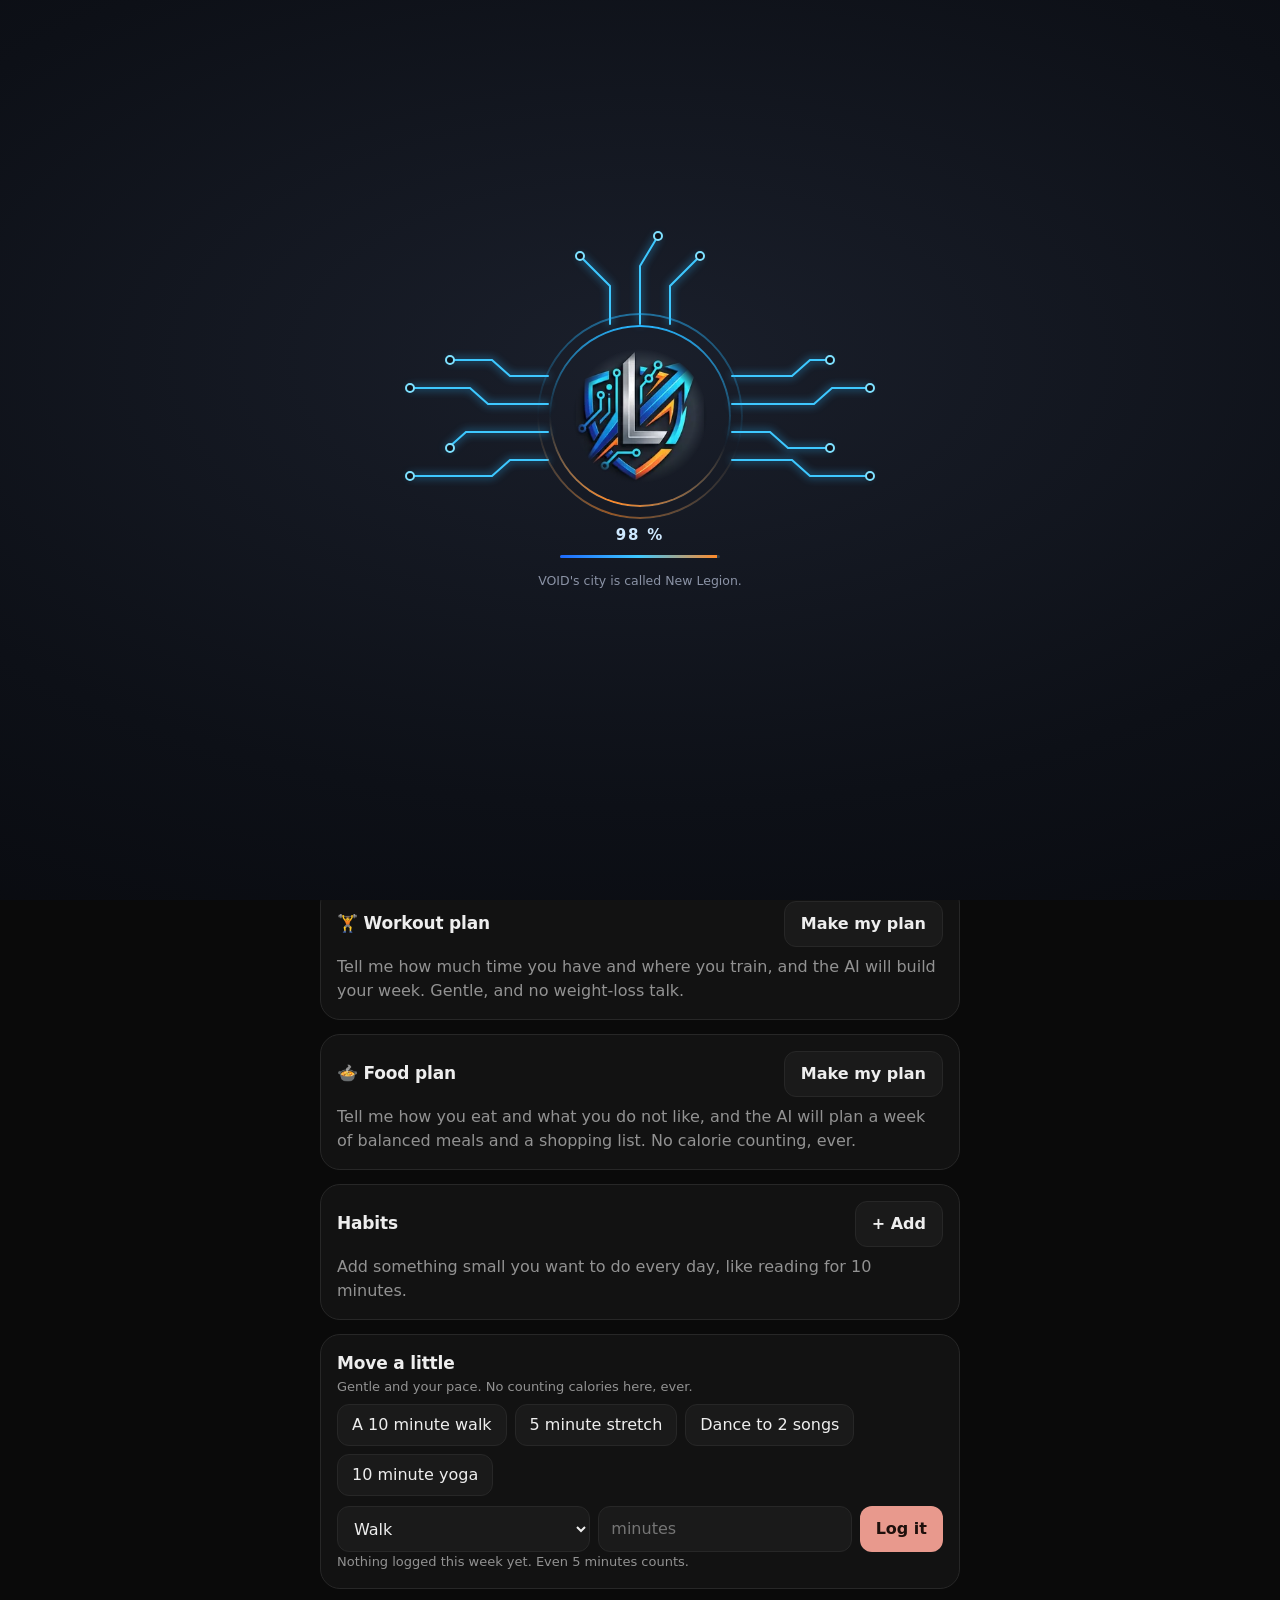
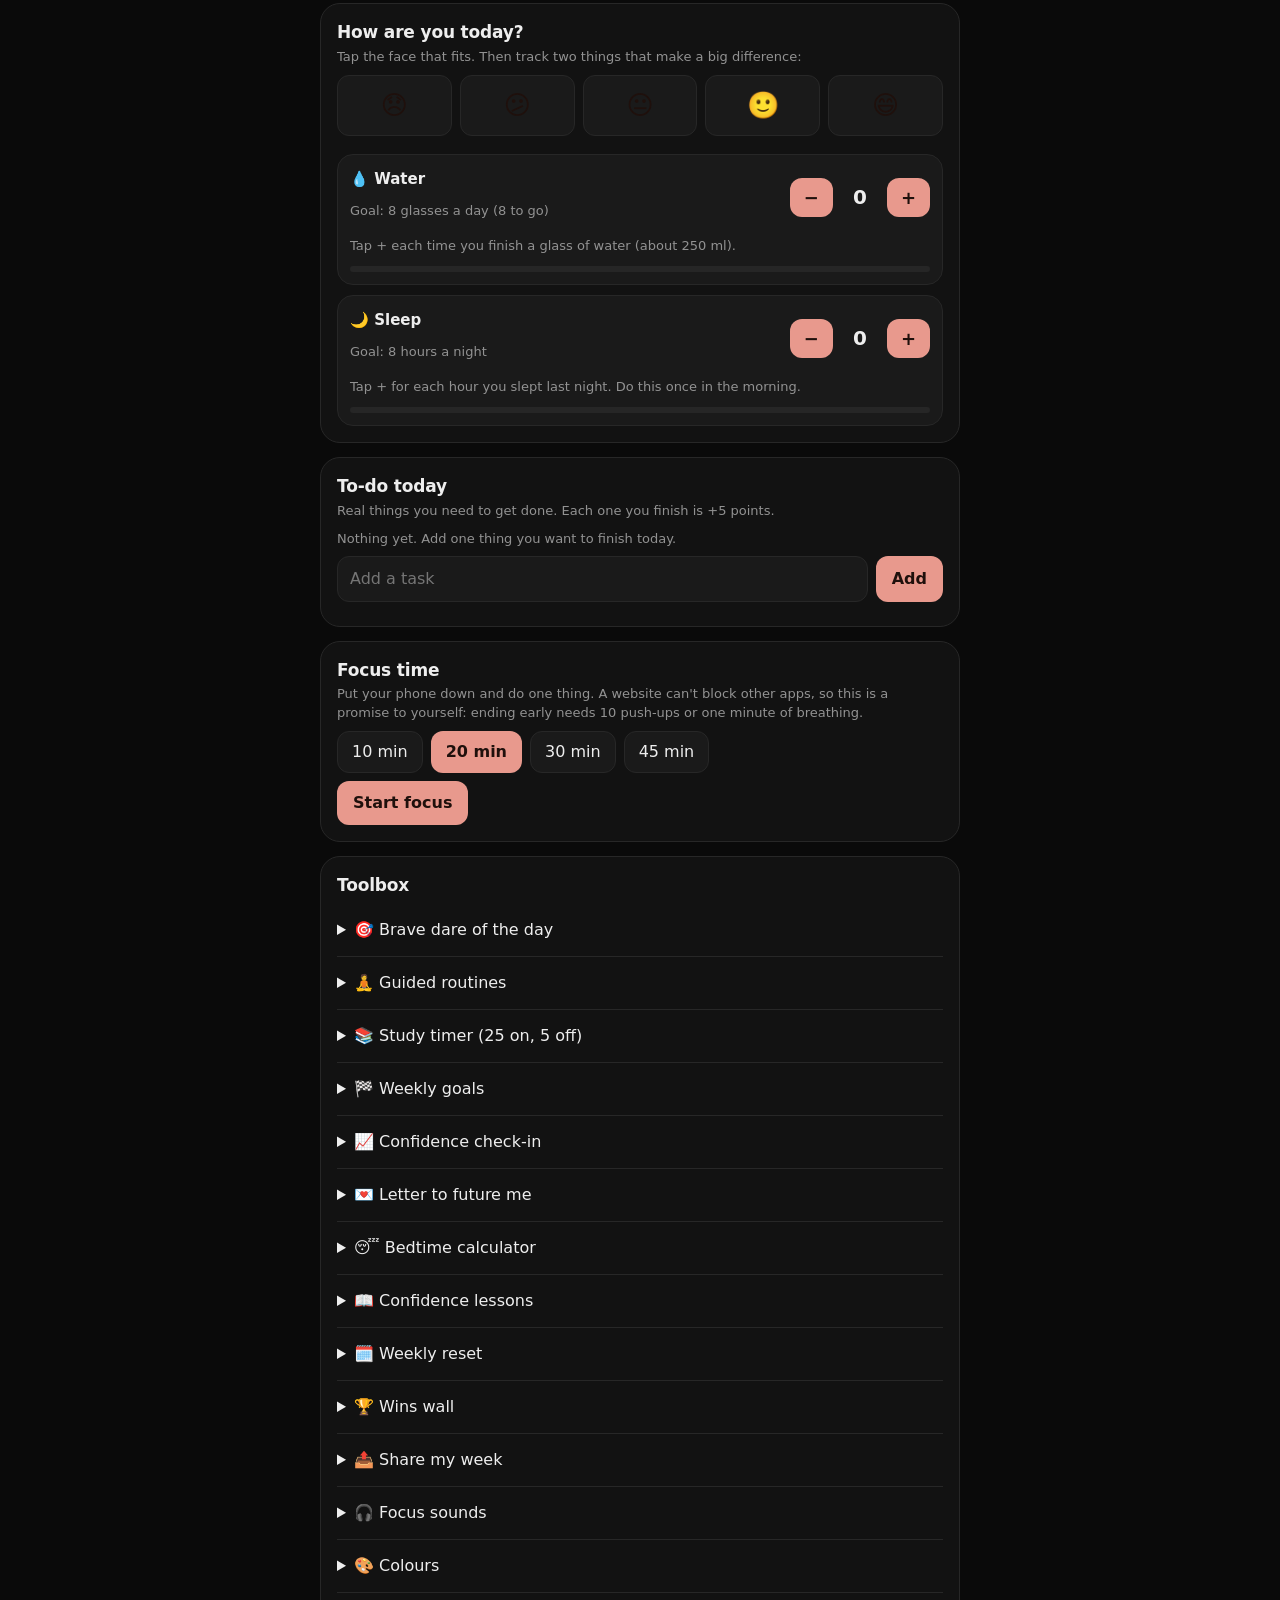
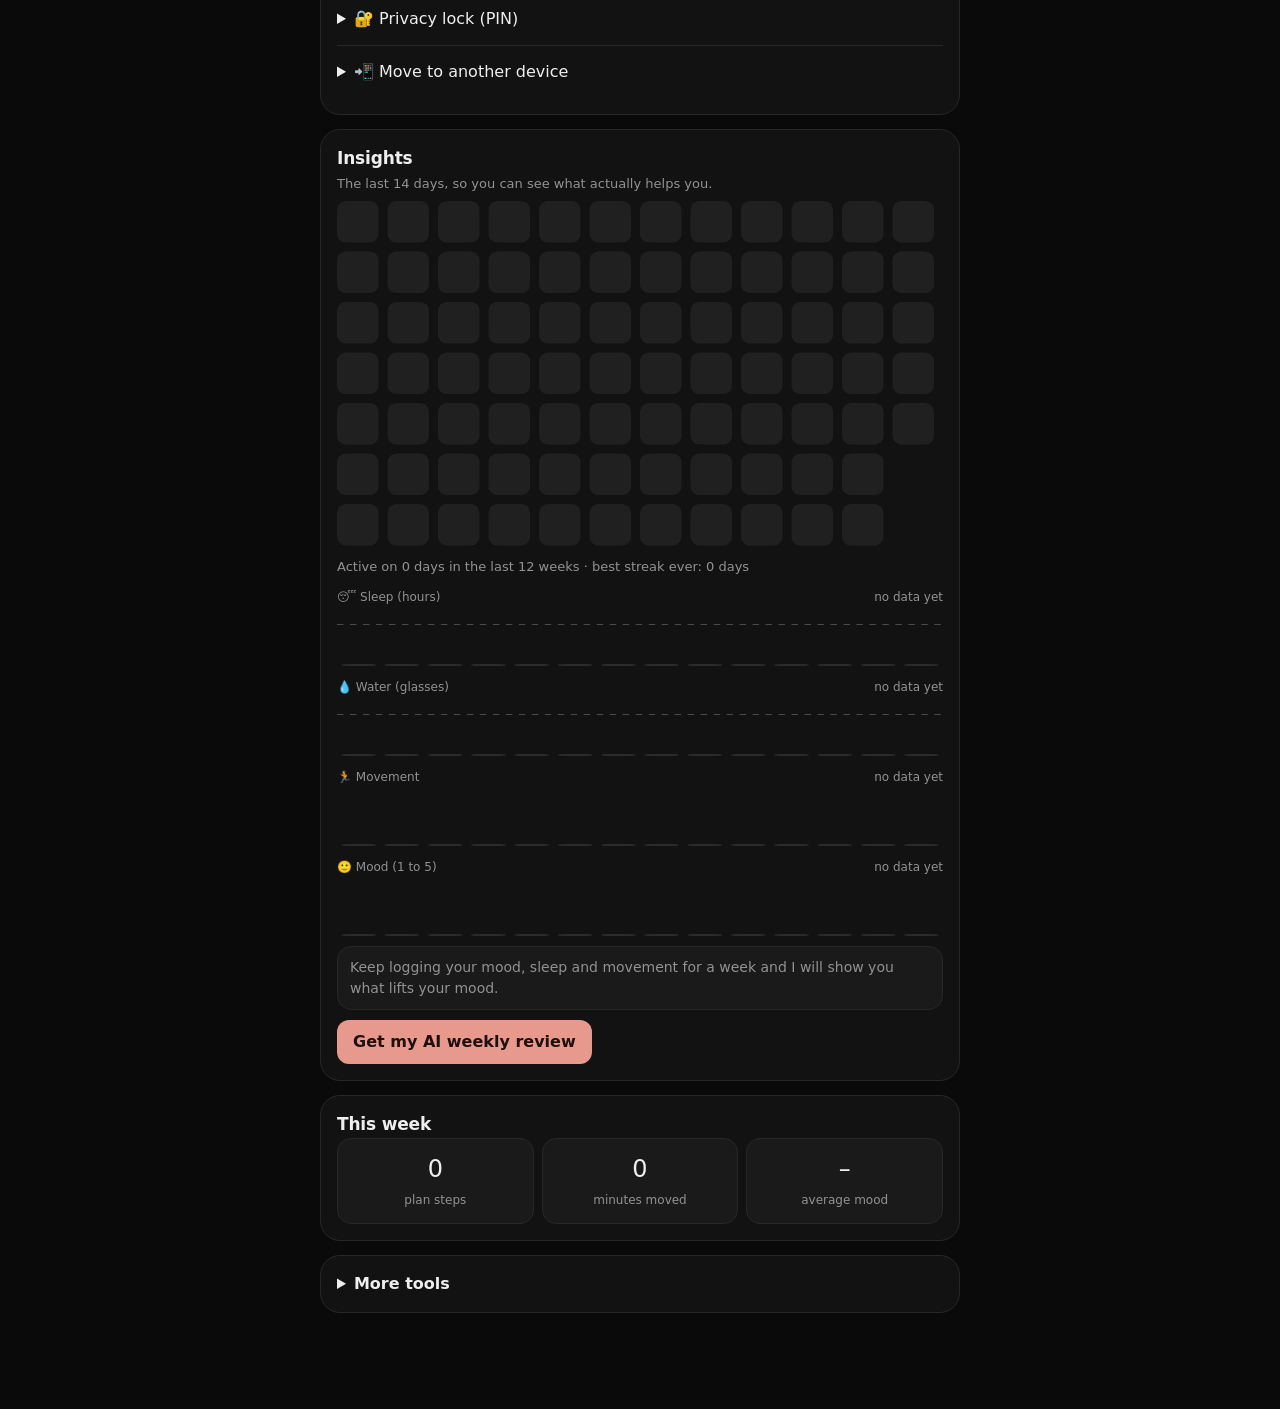
<file: templates/index.html>
<!doctype html>
<html lang="en">
<head>
<meta charset="utf-8">
<meta name="viewport" content="width=device-width, initial-scale=1, viewport-fit=cover">
<meta name="theme-color" content="#0a0a0a">
<link rel="manifest" href="/manifest.webmanifest">
<title>Womanten</title>
<meta name="description" content="A confidence and habits coach: a weekly plan, habits, gentle movement, a focus timer, an AI coach and challenges with friends. Private, and never about your looks.">
<link rel="icon" href="data:image/svg+xml,%3Csvg xmlns='http://www.w3.org/2000/svg' viewBox='0 0 64 64'%3E%3Crect width='64' height='64' rx='18' fill='%23141414'/%3E%3Ccircle cx='32' cy='32' r='14' fill='none' stroke='%23e8998d' stroke-width='5'/%3E%3C/svg%3E">
<link rel="stylesheet" href="/static/app.css">
</head>
<body>
<div id="pinGate" class="pingate" hidden><div class="panel">
  <h2>&#128274; Womanten is locked</h2>
  <p class="muted tiny" id="pinMsg">Enter your PIN to open.</p>
  <input id="pinIn" type="password" inputmode="numeric" maxlength="6" autocomplete="off" placeholder="PIN">
  <button id="pinGo">Unlock</button>
  <button class="ghost" id="pinForgot">I forgot my PIN</button>
</div></div>
<header class="top">
  <div class="brand"><i>&#9679;</i> Womanten</div>
  <div class="chips"><span class="chip" id="streak" title="Days in a row">&#128293; 0</span><span class="chip" id="points" title="Points">&#11088; 0</span></div>
</header>

<main id="app" class="wrap">
  <section id="tab-today" class="tab on">
    <div class="hello"><h1 id="hello">Hello</h1><p id="sub" class="muted">Small steps, every day.</p><p id="affirm" class="affirm"></p><p id="memory" class="muted tiny"></p><button class="ghost" id="overBtn" style="margin-top:6px">&#129731; Feeling overwhelmed?</button></div>
    <div id="saver" class="saver" hidden></div>
    <div class="bar"><div id="barfill"></div></div>
    <p class="muted tiny" id="barlabel"></p>


    <div class="card" id="levelCard">
      <div class="row"><h2 id="lvTitle">Level 1</h2><span class="muted tiny" id="lvNext"></span></div>
      <div class="bar"><div id="lvFill"></div></div>
      <div class="badges" id="badges"></div>
    </div>

    <div class="card lockbox" id="lockCard">
      <h2>&#128274; Lock your scrolling apps</h2>
      <p class="hint" id="lockSub">TikTok, Instagram and YouTube stay locked until you do a push-up on camera. Each push-up earns you 10 scrolls.</p>
      <div id="lockWeb">
        <ol class="steps"><li>Install the Womanten Android app.</li><li>Choose which apps to lock.</li><li>Open one and it asks for a push-up first.</li></ol>
        <a class="btnlink" href="/download">Get the Android app</a>
        <a class="btnlink" style="background:var(--card2);color:var(--ink);border:1px solid var(--line);margin-left:6px" href="/reps">&#128247; Exercise with your camera</a>
      </div>
      <div id="lockApp" hidden>
        <div class="big" id="lockScrolls">0 scrolls left</div>
        <div class="pills"><button id="lockOpen">Set up and manage locks</button><button class="ghost" id="lockPush">Do push-ups now</button></div>
      </div>
    </div>

    <div class="card" id="planCard">
      <div class="row"><h2>Today's plan</h2><button class="ghost" id="buildWeek">Build my week</button></div>
      <div id="slots"></div>
      <details id="weekAll"><summary>See the whole week</summary><div id="weekList"></div></details>
    </div>

    <div class="card" id="workoutCard">
      <div class="row"><h2>&#127947;&#65039; Workout plan</h2><button class="ghost" id="woMake">Make my plan</button></div>
      <div id="woBody"></div>
    </div>

    <div class="card" id="foodCard">
      <div class="row"><h2>&#127858; Food plan</h2><button class="ghost" id="fdMake">Make my plan</button></div>
      <div id="fdBody"></div>
    </div>

    <div class="card">
      <div class="row"><h2>Habits</h2><button class="ghost" id="addHabit">+ Add</button></div>
      <div id="habits"></div>
    </div>

    <div class="card">
      <h2>Move a little</h2>
      <p class="muted tiny">Gentle and your pace. No counting calories here, ever.</p>
      <div class="pills" id="quick"></div>
      <div class="row2"><select id="wtype"><option>Walk</option><option>Stretch</option><option>Dance</option><option>Run</option><option>Workout</option><option>Sport</option><option>Yoga</option></select>
        <input id="wmin" type="number" min="1" max="300" placeholder="minutes" inputmode="numeric"><button id="wlog">Log it</button></div>
      <p class="muted tiny" id="wsum"></p>
    </div>

    <div class="card">
      <h2>How are you today?</h2>
      <p class="hint">Tap the face that fits. Then track two things that make a big difference:</p>
      <div class="moods" id="moods"></div>
      <div class="pills" id="moodTags"></div>
      <div class="meter">
        <div class="m"><div class="mt"><div><b class="t">&#128167; Water</b><div class="goal" id="waterGoal">Goal: 8 glasses a day</div></div><div class="ctl"><button id="wMinus" aria-label="One less glass">&minus;</button><output id="water">0</output><button id="wPlus" aria-label="One more glass">+</button></div></div><p class="hint" style="margin:8px 0 0">Tap + each time you finish a glass of water (about 250 ml).</p><div class="mbar"><i id="waterBar"></i></div></div>
        <div class="m"><div class="mt"><div><b class="t">&#127769; Sleep</b><div class="goal" id="sleepGoal">Goal: 8 hours a night</div></div><div class="ctl"><button id="sMinus" aria-label="One less hour">&minus;</button><output id="sleep">0</output><button id="sPlus" aria-label="One more hour">+</button></div></div><p class="hint" style="margin:8px 0 0">Tap + for each hour you slept last night. Do this once in the morning.</p><div class="mbar"><i id="sleepBar"></i></div></div>
      </div>
    </div>

    <div class="card">
      <h2>To-do today</h2>
      <p class="hint">Real things you need to get done. Each one you finish is +5 points.</p>
      <div id="todos"></div>
      <form class="send" id="todoForm"><input id="todoIn" maxlength="80" placeholder="Add a task" autocomplete="off"><button>Add</button></form>
    </div>

    <div class="card" id="focusCard">
      <h2>Focus time</h2>
      <p class="muted tiny" id="focusNote">Put your phone down and do one thing. A website can't block other apps, so this is a promise to yourself: ending early needs 10 push-ups or one minute of breathing.</p>
      <div id="focusIdle"><div class="pills" id="fdur"></div><button id="fstart">Start focus</button></div>
      <div id="focusRun" hidden><div class="clock" id="fclock">10:00</div><button class="ghost" id="fend">End early</button></div>
      <div id="focusGate" hidden>
        <p>Pick how to leave early:</p>
        <div class="pills"><button id="gPush">10 push-ups</button><button id="gBreath">Breathe for a minute</button><button class="ghost" id="gStay">Keep going</button></div>
        <div id="gArea" class="gate"></div>
      </div>
    </div>

    <div class="card tools">
      <h2>Toolbox</h2>
      <details id="tDare"><summary>🎯 Brave dare of the day</summary><div id="dareBody"></div></details>
      <details id="tRoutine"><summary>🧘 Guided routines</summary><div id="routBody"></div></details>
      <details id="tStudy"><summary>📚 Study timer (25 on, 5 off)</summary><div id="studyBody"></div></details>
      <details id="tGoals"><summary>🏁 Weekly goals</summary><div id="goalBody"></div></details>
      <details id="tConf"><summary>📈 Confidence check-in</summary><div id="confBody"></div></details>
      <details id="tCap"><summary>💌 Letter to future me</summary><div id="capBody"></div></details>
      <details id="tSleep"><summary>😴 Bedtime calculator</summary><div id="bedBody"></div></details>
      <details id="tLessons"><summary>📖 Confidence lessons</summary><div id="lessonBody"></div></details>
      <details id="tReset"><summary>🗓️ Weekly reset</summary><div id="resetBody"></div></details>
      <details id="tWins"><summary>🏆 Wins wall</summary><div id="winBody"></div></details>
      <details id="tShare"><summary>📤 Share my week</summary><div id="shareBody"></div></details>
      <details id="tSound"><summary>🎧 Focus sounds</summary><div id="soundBody"></div></details>
      <details id="tLook"><summary>🎨 Colours</summary><div id="lookBody"></div></details>
      <details id="tPin"><summary>🔐 Privacy lock (PIN)</summary><div id="pinBody"></div></details>
      <details id="tMove"><summary>📲 Move to another device</summary><div id="moveBody"></div></details>
    </div>

    <div class="card" id="insightCard">
      <h2>Insights</h2>
      <p class="hint">The last 14 days, so you can see what actually helps you.</p>
      <div id="heat"></div>
      <div id="charts"></div>
      <div id="patterns"></div>
      <div class="row2"><button id="revGo">Get my AI weekly review</button></div>
      <div id="revOut"></div>
    </div>

    <div class="card"><h2>This week</h2><div id="review"></div></div>

    <div class="card more"><details id="moreBox"><summary>More tools</summary>
      <h2 style="margin-top:14px">Journal</h2>
      <p class="hint" id="jPrompt"></p>
      <textarea id="jText" maxlength="600" placeholder="Write a few lines. Only you can see this."></textarea>
      <div class="row2"><button id="jSave">Save entry</button></div>
      <div id="jList"></div>

      <h2 style="margin-top:22px">Cycle tracker</h2>
      <p class="hint">Private, and only on this device. These are estimates, not medical advice. If something worries you, talk to a doctor or a trusted adult.</p>
      <div id="cycBody"></div>
      <div class="pills"><button id="cycStart">My period started today</button><button class="ghost" id="cycUndo">Undo last</button></div>

      <h2 style="margin-top:22px">Breathe</h2>
      <p class="hint">Four slow breaths to calm down. In for 4, hold 4, out for 4, hold 4.</p>
      <div class="row2" style="justify-content:center"><select id="bPat" style="max-width:260px"><option value="box">Box breathing (4-4-4-4)</option><option value="478">Relax (4-7-8)</option><option value="calm">Calm (5 in, 5 out)</option></select></div>
      <div class="breathe"><div class="circle" id="circle"></div><div id="bLabel" class="muted">Ready when you are</div><div class="pills" style="justify-content:center"><button id="bGo">Start breathing</button></div></div>

      <h2 style="margin-top:22px">Back up your data</h2>
      <p class="hint">Your plan, habits and journal live only on this device. Save a copy so you never lose them.</p>
      <div class="pills"><button class="ghost" id="bkSave">Save a backup</button><button class="ghost" id="bkLoad">Restore a backup</button><button class="ghost" id="bkReset">Erase everything</button></div>
      <input type="file" id="bkFile" accept="application/json" hidden>
    </details></div>

  </section>

  <section id="tab-coach" class="tab">
    <div class="card chatcard">
      <div class="row"><h2>Your coach</h2><span class="muted tiny" id="aiTag"></span></div>
      <div id="chat" class="chat"></div>
      <div class="pills" id="starters"></div>
      <form id="chatForm" class="send"><input id="chatIn" maxlength="500" placeholder="Tell your coach what is on your mind" autocomplete="off"><button>Send</button></form>
      <p class="muted tiny">Your coach is an AI. It never judges looks or gives diet advice. If you ever feel unsafe, tell a trusted adult or your local emergency number.</p>
    </div>

    <div class="card">
      <h2>Practice a conversation</h2>
      <p class="hint">Rehearse something that feels scary with a friendly AI partner. It gives you a tip after each thing you say.</p>
      <div class="row2"><select id="prScene"><option value="hangout">Ask a friend to hang out</option><option value="class">Speak up in class</option><option value="cafe">Order at a cafe</option><option value="say-no">Say no politely</option><option value="new">Meet someone new</option><option value="help">Ask a teacher for help</option></select><button id="prStart">Start</button></div>
      <div id="prChat" class="chat" style="min-height:0"></div>
      <form class="send" id="prForm" hidden><input id="prIn" maxlength="300" placeholder="What do you say?" autocomplete="off"><button>Say it</button></form>
    </div>

    <div class="card">
      <h2>Reframe a harsh thought</h2>
      <p class="hint">Write the mean thing your mind said. I will help you see it more kindly and more truthfully.</p>
      <textarea id="rfIn" maxlength="300" placeholder="For example: I always mess everything up"></textarea>
      <div class="row2"><button id="rfGo">Help me reframe it</button></div>
      <div id="rfOut"></div>
    </div>

    <div class="card support">
      <h2>Need support right now?</h2>
      <p class="hint">If you are in danger or thinking about hurting yourself, call your local emergency number now and tell a trusted adult today. You can find a free helpline for your country at <b>findahelpline.com</b>. You do not have to carry hard things alone.</p>
    </div>

    <div class="card">
      <div class="row"><h2>Challenges with friends</h2></div>
      <div class="row2"><input id="chTitle" maxlength="60" placeholder="e.g. 10 minutes of walking"><select id="chDays"><option value="7">7 days</option><option value="14">14 days</option><option value="21">21 days</option><option value="30">30 days</option></select><button id="chMake">Start</button></div>
      <div class="row2"><input id="chCode" maxlength="6" placeholder="Friend's code" style="text-transform:uppercase"><button class="ghost" id="chJoin">Join</button></div>
      <div id="challenges"></div>
    </div>
  </section>
</main>

<nav class="tabs"><button class="on" data-tab="today"><i>&#127775;</i>Today</button><button data-tab="coach"><i>&#128172;</i>Coach</button></nav>

<div id="sheet" class="sheet" hidden><div class="panel">
  <h2>Welcome to Womanten</h2>
  <p class="muted">Everything you add stays on this device. Nobody sees it unless you join a challenge.</p>
  <label>What should I call you?</label><input id="obName" maxlength="24" placeholder="Your name" autocomplete="off">
  <label>What do you want to work on?</label>
  <div class="pills" id="obFocus"></div>
  <button id="obGo">Let's go</button>
</div></div>

<div id="pform" class="sheet" hidden><div class="panel" id="pformBox"></div></div>
<div id="toast" class="toast" hidden></div>
<script>window.WM = { ai: {{ 'true' if ai else 'false' }} };</script>
<script src="/static/app.js"></script>
<script>if ("serviceWorker" in navigator) navigator.serviceWorker.register("/sw.js").catch(function () {});</script>
<script src="/static/hub.js" data-app="womanten" defer></script>
</body>
</html>
</file>
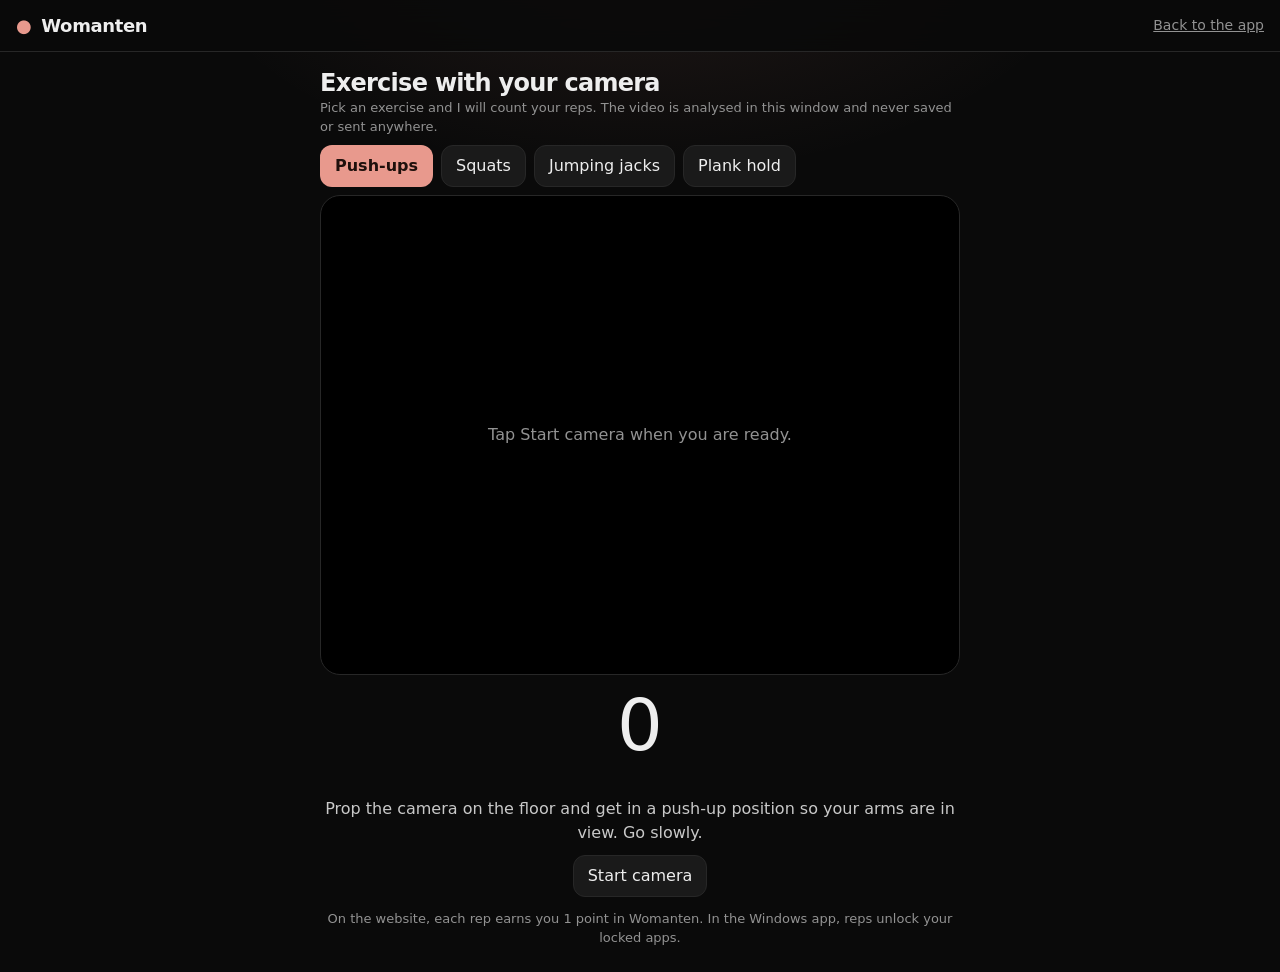
<file: templates/reps.html>
<!doctype html>
<html lang="en">
<head>
<meta charset="utf-8">
<meta name="viewport" content="width=device-width, initial-scale=1">
<meta name="theme-color" content="#0a0a0a">
<title>Exercise with your camera · Womanten</title>
<link rel="icon" href="/static/icon.svg">
<link rel="stylesheet" href="/static/app.css">
<style>
  body { padding-bottom: 24px; }
  .stage { position: relative; border-radius: 20px; overflow: hidden; background: #000; border: 1px solid var(--line); aspect-ratio: 4 / 3; }
  .stage video, .stage canvas { position: absolute; inset: 0; width: 100%; height: 100%; object-fit: cover; transform: scaleX(-1); }
  .stage .ph { position: absolute; inset: 0; display: grid; place-items: center; padding: 20px; text-align: center; color: var(--muted); }
  .count { font-size: 72px; font-weight: 300; text-align: center; line-height: 1; margin: 14px 0 4px; font-variant-numeric: tabular-nums; }
  .reward { text-align: center; color: var(--rose); min-height: 22px; }
  .status { text-align: center; color: #c9c9c9; margin: 10px 0; min-height: 48px; }
  a.back { display: inline-block; margin: 14px 0 0; color: var(--muted); font-size: 14px; }
</style>
</head>
<body>
<header class="top"><div class="brand"><i>&#9679;</i> Womanten</div><a class="back" href="/app" style="margin:0" id="back">Back to the app</a></header>
<main class="wrap">
  <h1 style="font-size:24px">Exercise with your camera</h1>
  <p class="muted tiny" id="intro">Pick an exercise and I will count your reps. The video is analysed in this window and never saved or sent anywhere.</p>
  <div class="pills" id="picker"></div>
  <div class="stage"><video id="vid" playsinline muted></video><canvas id="cv"></canvas><div class="ph" id="ph">Tap Start camera when you are ready.</div></div>
  <div class="count" id="count">0</div>
  <div class="reward" id="reward"></div>
  <div class="status" id="status"></div>
  <div class="pills" style="justify-content:center"><button id="go">Start camera</button><button class="ghost" id="stop" hidden>Stop</button></div>
  <p class="muted tiny" style="text-align:center;margin-top:12px" id="note"></p>
</main>
<script src="/static/counters.js"></script>
<script type="module" src="/static/reps.js"></script>
</body>
</html>
</file>
<file: static/app.css>
:root { --bg: #0a0a0a; --card: #121212; --card2: #1a1a1a; --line: #272727; --ink: #eeeeee; --muted: #929292; --rose: #e8998d; --rose2: #6e3b34; --ok: #7fd9a6; color-scheme: dark; }
* { box-sizing: border-box; margin: 0; padding: 0; }
html { background: var(--bg); }
body { font: 16px/1.5 Inter, system-ui, -apple-system, "Segoe UI", Roboto, sans-serif; color: var(--ink); background: radial-gradient(700px 360px at 50% -6%, rgba(232,153,141,.10), transparent 65%), var(--bg); -webkit-font-smoothing: antialiased; padding-bottom: 96px; }
.top { position: sticky; top: 0; z-index: 20; display: flex; align-items: center; justify-content: space-between; padding: 12px 16px; background: rgba(10,10,10,.88); backdrop-filter: blur(14px); border-bottom: 1px solid var(--line); }
.brand { font-weight: 700; letter-spacing: -.02em; font-size: 18px; } .brand i { color: var(--rose); font-style: normal; margin-right: 4px; }
.chips { display: flex; gap: 8px; } .chip { padding: 5px 12px; border-radius: 99px; background: var(--card2); border: 1px solid var(--line); font-size: 14px; }
.wrap { width: min(640px, 100% - 28px); margin: 0 auto; padding-top: 18px; }
.tab { display: none; } .tab.on { display: block; }
h1 { font-size: 28px; letter-spacing: -.03em; line-height: 1.15; } h2 { font-size: 17px; letter-spacing: -.01em; }
.muted { color: var(--muted); } .tiny { font-size: 13px; }
.hello { margin-bottom: 12px; }
.bar { height: 8px; border-radius: 99px; background: var(--card2); overflow: hidden; margin-top: 6px; } #barfill { height: 100%; width: 0; background: linear-gradient(90deg, var(--rose2), var(--rose)); border-radius: 99px; transition: width .5s ease; }
.card { background: var(--card); border: 1px solid var(--line); border-radius: 20px; padding: 16px; margin-top: 14px; }
.row { display: flex; align-items: center; justify-content: space-between; gap: 10px; margin-bottom: 8px; }
.row2 { display: flex; gap: 8px; margin-top: 10px; flex-wrap: wrap; } .row2 > input, .row2 > select { flex: 1 1 120px; }
button { font: inherit; font-weight: 600; cursor: pointer; padding: 10px 16px; border-radius: 12px; border: 0; background: var(--rose); color: #1f100c; transition: filter .15s, transform .1s; }
button:hover { filter: brightness(1.08); } button:active { transform: scale(.98); }
button.ghost { background: var(--card2); color: var(--ink); border: 1px solid var(--line); }
input, select { font: inherit; padding: 10px 12px; border-radius: 12px; border: 1px solid var(--line); background: var(--card2); color: var(--ink); min-width: 0; }
input:focus-visible, select:focus-visible, button:focus-visible { outline: 2px solid var(--rose); outline-offset: 2px; }
.pills { display: flex; flex-wrap: wrap; gap: 8px; margin: 8px 0; }
.pills button { background: var(--card2); color: var(--ink); border: 1px solid var(--line); padding: 8px 14px; font-weight: 500; } .pills button.on { background: var(--rose); color: #1f100c; border-color: transparent; font-weight: 700; }
.slot { display: flex; gap: 12px; align-items: flex-start; padding: 12px 0; border-top: 1px solid var(--line); } .slot:first-child { border-top: 0; }
.slot .when { flex: none; width: 74px; font-size: 12px; letter-spacing: .1em; text-transform: uppercase; color: var(--muted); padding-top: 3px; }
.slot .what { flex: 1; } .slot.done .what { color: var(--muted); text-decoration: line-through; }
.tick { flex: none; width: 28px; height: 28px; border-radius: 50%; border: 2px solid #3d3d3d; background: transparent; padding: 0; color: transparent; font-size: 15px; display: grid; place-items: center; } .tick.on { background: var(--ok); border-color: var(--ok); color: #06281a; }
.habit { display: flex; align-items: center; gap: 12px; padding: 10px 0; border-top: 1px solid var(--line); } .habit:first-child { border-top: 0; }
.habit .nm { flex: 1; } .habit small { display: block; color: var(--muted); font-size: 12px; }
.dots { display: flex; gap: 4px; margin-top: 4px; } .dots span { width: 9px; height: 9px; border-radius: 50%; background: #2d2d2d; } .dots span.on { background: var(--rose); }
.x { background: transparent; color: var(--muted); padding: 4px 8px; font-size: 18px; border: 0; }
.moods { display: flex; gap: 8px; justify-content: space-between; } .moods button { flex: 1; font-size: 26px; padding: 10px 0; background: var(--card2); border: 1px solid var(--line); } .moods button.on { background: var(--rose2); border-color: var(--rose); }
.stepper { flex: 1 1 140px; display: flex; align-items: center; gap: 10px; background: var(--card2); border: 1px solid var(--line); border-radius: 12px; padding: 6px 10px; } .stepper span { flex: 1; font-size: 14px; } .stepper button { padding: 4px 12px; font-size: 18px; } .stepper b { min-width: 26px; text-align: center; }
.clock { font-size: 56px; font-weight: 300; letter-spacing: -.03em; text-align: center; margin: 6px 0 10px; font-variant-numeric: tabular-nums; }
.gate { margin-top: 12px; text-align: center; } .gate .big { font-size: 44px; font-weight: 300; }
.review { display: grid; grid-template-columns: repeat(3, 1fr); gap: 8px; } .review div { background: var(--card2); border: 1px solid var(--line); border-radius: 14px; padding: 12px; text-align: center; } .review b { display: block; font-size: 24px; font-weight: 500; } .review span { font-size: 12px; color: var(--muted); }
details summary { cursor: pointer; margin-top: 10px; color: var(--muted); font-size: 14px; } .weekrow { padding: 10px 0; border-top: 1px solid var(--line); font-size: 14px; } .weekrow b { color: var(--rose); } .weekrow div { color: #cccccc; margin-top: 2px; }
.chat { max-height: 46vh; min-height: 180px; overflow-y: auto; display: flex; flex-direction: column; gap: 10px; padding: 6px 0; }
.msg { max-width: 86%; padding: 10px 14px; border-radius: 16px; font-size: 15px; white-space: pre-wrap; } .msg.me { align-self: flex-end; background: var(--rose2); } .msg.bot { align-self: flex-start; background: var(--card2); border: 1px solid var(--line); }
.send { display: flex; gap: 8px; margin: 8px 0; } .send input { flex: 1; }
.ch { border: 1px solid var(--line); border-radius: 16px; padding: 12px; margin-top: 12px; background: var(--card2); } .ch .t { font-weight: 600; } .ch .code { float: right; font-family: ui-monospace, monospace; background: #0a0a0a; border: 1px solid var(--line); border-radius: 8px; padding: 2px 8px; font-size: 13px; }
.lb { margin-top: 8px; } .lb div { display: flex; justify-content: space-between; font-size: 14px; padding: 4px 0; } .lb i { font-style: normal; color: var(--muted); }
.tabs { position: fixed; left: 0; right: 0; bottom: 0; z-index: 30; display: flex; background: rgba(14,14,14,.95); backdrop-filter: blur(14px); border-top: 1px solid var(--line); padding-bottom: env(safe-area-inset-bottom); }
.tabs button { flex: 1; background: transparent; color: var(--muted); border-radius: 0; padding: 12px 0 10px; display: flex; flex-direction: column; align-items: center; gap: 2px; font-size: 13px; } .tabs button i { font-style: normal; font-size: 20px; } .tabs button.on { color: var(--rose); }
.sheet { position: fixed; inset: 0; z-index: 60; background: rgba(0,0,0,.7); display: grid; place-items: center; padding: 16px; } .sheet[hidden] { display: none; }
.panel { width: min(460px, 100%); background: var(--card); border: 1px solid #363636; border-radius: 22px; padding: 22px; display: grid; gap: 10px; } .panel label { font-weight: 600; margin-top: 6px; }
.toast { position: fixed; left: 50%; bottom: 90px; transform: translateX(-50%); background: #ececf0; color: #111; padding: 10px 18px; border-radius: 99px; font-weight: 600; font-size: 14px; z-index: 80; } .toast[hidden] { display: none; }
[hidden] { display: none !important; }
@media (prefers-reduced-motion: reduce) { * { transition: none !important; animation: none !important; } }

.hint { font-size: 13px; color: var(--muted); margin: 2px 0 8px; }
.meter { display: grid; gap: 10px; margin-top: 10px; }
.meter .m { background: var(--card2); border: 1px solid var(--line); border-radius: 16px; padding: 12px; }
.meter .m .mt { display: flex; align-items: center; justify-content: space-between; gap: 10px; }
.meter .m b.t { font-size: 15px; } .meter .goal { font-size: 13px; color: var(--muted); margin-top: 2px; }
.meter .m .ctl { display: flex; align-items: center; gap: 10px; } .meter .m .ctl button { padding: 6px 14px; font-size: 18px; } .meter .m .ctl output { min-width: 34px; text-align: center; font-size: 20px; font-weight: 600; }
.mbar { height: 6px; background: #262626; border-radius: 99px; margin-top: 10px; overflow: hidden; } .mbar i { display: block; height: 100%; background: var(--rose); border-radius: 99px; transition: width .4s; }
.todo { display: flex; align-items: center; gap: 12px; padding: 9px 0; border-top: 1px solid var(--line); } .todo:first-of-type { border-top: 0; } .todo.done span { color: var(--muted); text-decoration: line-through; } .todo span { flex: 1; }
.entry { padding: 10px 0; border-top: 1px solid var(--line); font-size: 14px; } .entry small { color: var(--muted); display: block; }
textarea { font: inherit; width: 100%; min-height: 84px; padding: 10px 12px; border-radius: 12px; border: 1px solid var(--line); background: var(--card2); color: var(--ink); resize: vertical; }
.breathe { text-align: center; padding: 8px 0; } .circle { width: 120px; height: 120px; border-radius: 50%; margin: 10px auto; background: radial-gradient(circle, var(--rose), var(--rose2)); transition: transform 4s ease-in-out; opacity: .9; } .circle.big { transform: scale(1.5); }
.lockbox { border: 1px solid var(--rose2); background: linear-gradient(180deg, #181210, var(--card)); }
.lockbox .big { font-size: 34px; font-weight: 300; } .steps li { margin: 6px 0 6px 18px; font-size: 14px; color: #cfcfcf; }
.more summary { font-weight: 600; font-size: 16px; color: var(--ink); cursor: pointer; margin: 0; }
a.btnlink { display: inline-block; text-decoration: none; background: var(--rose); color: #1f100c; font-weight: 700; padding: 11px 18px; border-radius: 12px; margin-top: 8px; }

.day { border-top: 1px solid var(--line); padding: 10px 0; } .day:first-child { border-top: 0; }
.day h3 { font-size: 15px; display: flex; justify-content: space-between; gap: 8px; } .day h3 small { color: var(--muted); font-weight: 400; }
.ex { display: flex; justify-content: space-between; gap: 12px; padding: 7px 0; font-size: 14px; } .ex .d { color: var(--rose); white-space: nowrap; } .ex small { display: block; color: var(--muted); font-size: 12px; }
.meal { display: flex; gap: 10px; padding: 6px 0; font-size: 14px; } .meal b { flex: none; width: 74px; color: var(--muted); font-weight: 500; font-size: 12px; text-transform: uppercase; letter-spacing: .08em; padding-top: 2px; }
.shop label { display: flex; align-items: center; gap: 10px; padding: 6px 0; font-size: 14px; } .shop input { width: 18px; height: 18px; accent-color: var(--rose); } .shop .got { color: var(--muted); text-decoration: line-through; }
.panel label.l { font-weight: 600; margin-top: 6px; font-size: 14px; } .panel select, .panel input { width: 100%; }
#pformBox { max-height: 88vh; overflow-y: auto; }
.cyc { display: grid; grid-template-columns: repeat(3, 1fr); gap: 8px; } .cyc div { background: var(--card2); border: 1px solid var(--line); border-radius: 14px; padding: 10px; text-align: center; } .cyc b { display: block; font-size: 22px; font-weight: 500; } .cyc span { font-size: 12px; color: var(--muted); }
.note { font-size: 12px; color: var(--muted); margin-top: 10px; }

#lvFill { height: 100%; width: 0; background: linear-gradient(90deg, var(--rose2), var(--rose)); border-radius: 99px; transition: width .5s; }
.badges { display: flex; flex-wrap: wrap; gap: 8px; margin-top: 12px; }
.badge { width: 46px; height: 46px; border-radius: 14px; display: grid; place-items: center; font-size: 22px; background: var(--card2); border: 1px solid var(--line); }
.badge.off { filter: grayscale(1); opacity: .28; }
.chart { margin-top: 12px; } .chart .lab { display: flex; justify-content: space-between; font-size: 12px; color: var(--muted); margin-bottom: 4px; }
.chart svg { width: 100%; height: 56px; display: block; } .chart rect { fill: var(--rose); } .chart rect.z { fill: #2b2b2b; } .chart .goal { stroke: #4a4a4a; stroke-dasharray: 3 3; }
.pat { background: var(--card2); border: 1px solid var(--line); border-radius: 14px; padding: 10px 12px; margin-top: 10px; font-size: 14px; }
.rev { margin-top: 12px; border: 1px solid var(--rose2); border-radius: 16px; padding: 14px; background: #161110; } .rev h3 { font-size: 14px; margin: 10px 0 4px; color: var(--rose); } .rev li { margin: 4px 0 4px 18px; font-size: 14px; }

.affirm { margin-top: 6px; font-size: 15px; color: var(--rose); }
.tools details { border-top: 1px solid var(--line); padding: 4px 0; } .tools details:first-of-type { border-top: 0; margin-top: 6px; } .tools summary { font-size: 16px; color: var(--ink); margin: 0; padding: 10px 0; }
.tools .inner { padding: 4px 0 12px; }
.dare { font-size: 17px; line-height: 1.4; padding: 12px 14px; border-radius: 14px; background: var(--card2); border: 1px solid var(--line); margin: 8px 0; }
.prog { font-size: 13px; color: var(--muted); }
.step { text-align: center; padding: 8px 0; } .step .big { font-size: 40px; font-weight: 300; font-variant-numeric: tabular-nums; } .step .txt { font-size: 17px; margin: 8px 0; min-height: 50px; }
.goal { padding: 8px 0; border-top: 1px solid var(--line); font-size: 14px; } .goal:first-of-type { border-top: 0; } .goal .gt { display: flex; justify-content: space-between; gap: 8px; }
.win { padding: 7px 0; border-top: 1px solid var(--line); font-size: 14px; } .win small { color: var(--muted); }
.support { border-color: #5a3a35; background: #151110; }
.pcard { padding: 8px 12px; border-radius: 14px; margin-top: 6px; font-size: 14px; } .pcard.tip { background: #1b1613; border: 1px solid var(--rose2); color: #e9c9c3; font-size: 13px; }
.sharebox { white-space: pre-wrap; background: var(--card2); border: 1px solid var(--line); border-radius: 14px; padding: 12px; font-size: 14px; }
.moodtags .on { background: var(--rose2); }

.saver { margin: 8px 0; padding: 12px 14px; border-radius: 14px; background: #1b1411; border: 1px solid var(--rose2); font-size: 14px; } .saver b { color: var(--rose); }
input[type=range] { width: 100%; accent-color: var(--rose); padding: 0; } .conf { text-align: center; } .conf .big { font-size: 38px; font-weight: 300; }
.cap { padding: 10px 0; border-top: 1px solid var(--line); font-size: 14px; } .cap small { color: var(--muted); display: block; }
.meal .tick { width: 24px; height: 24px; font-size: 13px; margin-left: auto; flex: none; }

.pingate { position: fixed; inset: 0; z-index: 2000; background: #0a0a0a; display: grid; place-items: center; padding: 20px; } .pingate[hidden] { display: none; }
.pingate .panel { width: min(340px, 100%); } .pingate input { text-align: center; font-size: 24px; letter-spacing: .4em; }
.heat { display: block; margin: 6px 0 2px; width: 100%; height: auto; } .heat rect { fill: #202020; } .heat rect.l1 { fill: var(--rose); opacity: .3; } .heat rect.l2 { fill: var(--rose); opacity: .6; } .heat rect.l3 { fill: var(--rose); opacity: 1; }
.lesson { padding: 10px 0; border-top: 1px solid var(--line); display: flex; align-items: center; gap: 10px; cursor: pointer; } .lesson:first-of-type { border-top: 0; } .lesson .t { flex: 1; } .lesson small { color: var(--muted); display: block; }
.lbody p { margin: 10px 0; font-size: 15px; color: #d4d4d4; } .lbody .try { background: #1b1613; border: 1px solid var(--rose2); border-radius: 14px; padding: 12px; margin: 12px 0; font-size: 14px; }
.swatches { display: flex; gap: 10px; flex-wrap: wrap; margin: 8px 0; } .sw { width: 38px; height: 38px; border-radius: 50%; border: 3px solid transparent; padding: 0; } .sw.on { border-color: #fff; }
textarea.code { font-family: ui-monospace, monospace; font-size: 11px; min-height: 90px; word-break: break-all; }
.recipe h3 { font-size: 14px; margin: 12px 0 4px; color: var(--rose); } .recipe li { margin: 4px 0 4px 18px; font-size: 14px; } .recipe .meta { color: var(--muted); font-size: 13px; }
.meal .rb { background: transparent; border: 0; padding: 0 6px; font-size: 16px; color: var(--muted); }
.player { text-align: center; } .player .big { font-size: 56px; font-weight: 300; font-variant-numeric: tabular-nums; } .player .nm { font-size: 22px; margin: 8px 0 2px; } .player .set { color: var(--rose); font-size: 14px; }
.ground { font-size: 20px; line-height: 1.4; margin: 12px 0; min-height: 70px; } .ground .n { font-size: 54px; font-weight: 300; color: var(--rose); display: block; }
</file>
